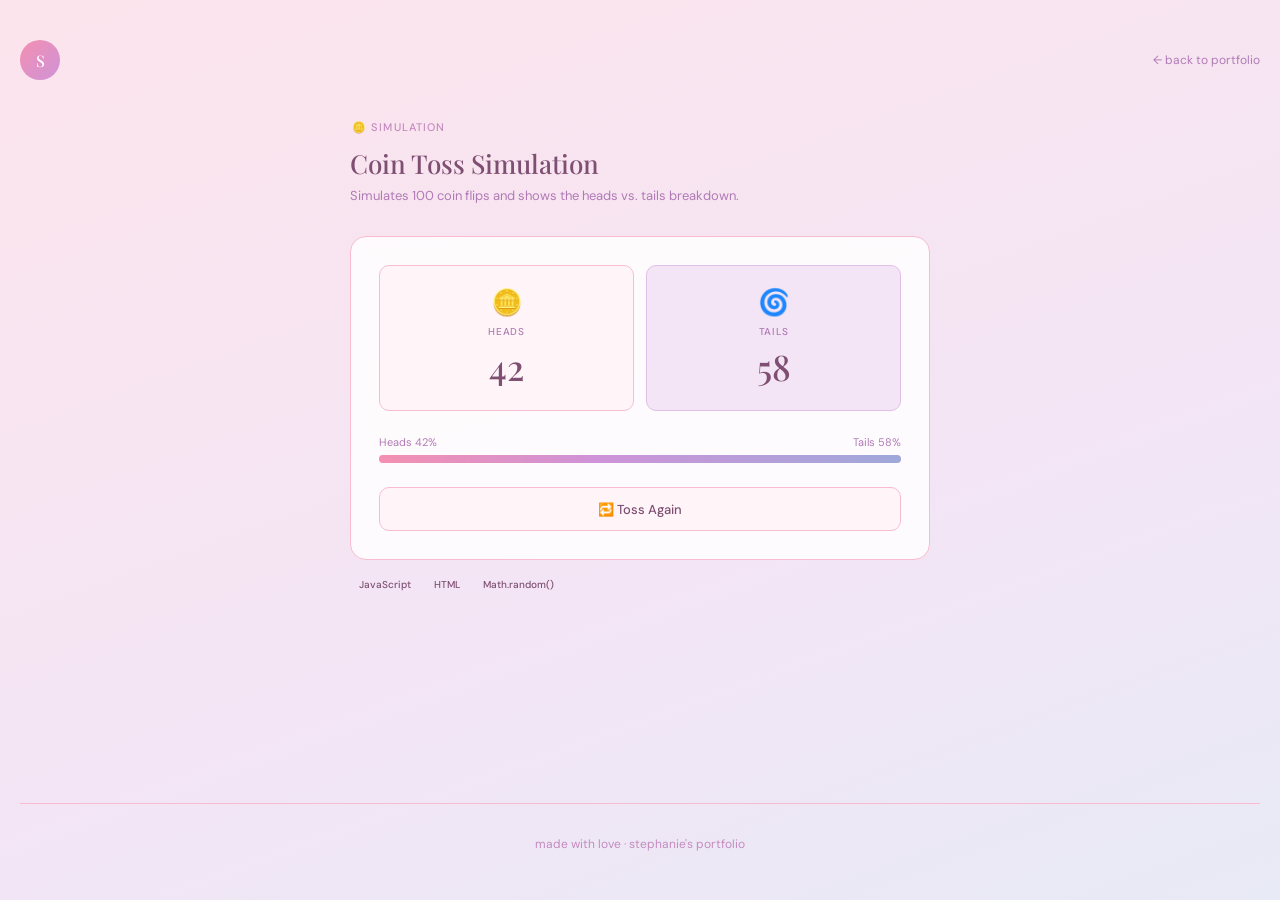
<file: coinToss.html>
<!DOCTYPE html>
<html lang="en">
<head>
  <meta charset="UTF-8">
  <meta name="viewport" content="width=device-width, initial-scale=1.0">
  <title>Coin Toss Simulation</title>
  <link rel="preconnect" href="https://fonts.googleapis.com">
  <link href="https://fonts.googleapis.com/css2?family=DM+Sans:wght@300;400;500&family=Playfair+Display:wght@400;500&display=swap" rel="stylesheet">
  <style>
    *, *::before, *::after { box-sizing: border-box; margin: 0; padding: 0; }

    :root {
      --pink-50: #fff5f8;
      --pink-100: #fce4ec;
      --pink-200: #f8bbd0;
      --pink-300: #f48fb1;
      --pink-400: #ec407a;
      --pink-text: #7e4f73;
      --pink-muted: #b07ab5;
      --pink-light: #c48bbf;
      --radius: 16px;
      --radius-sm: 10px;
    }

    body {
      font-family: 'DM Sans', sans-serif;
      background: linear-gradient(160deg, #fce4ec 0%, #f3e5f5 60%, #e8eaf6 100%);
      min-height: 100vh;
      color: var(--pink-text);
      padding: 2.5rem 1.25rem 3rem;
      display: flex;
      flex-direction: column;
    }

    /* NAV */
    nav {
      display: flex;
      align-items: center;
      justify-content: space-between;
      margin-bottom: 2.5rem;
    }
    .avatar {
      width: 40px; height: 40px; border-radius: 50%;
      background: linear-gradient(135deg, #f48fb1, #ce93d8);
      display: flex; align-items: center; justify-content: center;
      font-size: 16px; color: white; font-weight: 500;
      font-family: 'Playfair Display', serif;
      text-decoration: none;
    }
    .back-link {
      font-size: 12px;
      color: var(--pink-muted);
      text-decoration: none;
      transition: color 0.2s;
    }
    .back-link:hover { color: var(--pink-text); }

    /* MAIN */
    main {
      max-width: 580px;
      margin: 0 auto;
      width: 100%;
      flex: 1;
    }

    .section-label {
      font-size: 11px; font-weight: 500; color: var(--pink-light);
      letter-spacing: 0.1em; text-transform: uppercase;
      margin-bottom: 0.75rem; padding-left: 2px;
    }

    h1 {
      font-family: 'Playfair Display', serif;
      font-size: 26px; font-weight: 500;
      color: var(--pink-text);
      margin-bottom: 0.35rem;
    }
    .subtitle {
      font-size: 13px;
      color: var(--pink-muted);
      margin-bottom: 2rem;
    }

    /* CARD */
    .card {
      background: rgba(255,255,255,0.82);
      backdrop-filter: blur(10px);
      border: 1.5px solid var(--pink-200);
      border-radius: var(--radius);
      padding: 1.75rem;
      margin-bottom: 1rem;
      transition: border-color 0.2s;
    }
    .card:hover { border-color: var(--pink-300); }

    /* RESULT BOXES */
    .results {
      display: grid;
      grid-template-columns: 1fr 1fr;
      gap: 12px;
      margin-bottom: 1.5rem;
    }
    .result-box {
      border-radius: var(--radius-sm);
      padding: 1.25rem;
      text-align: center;
    }
    .result-box.heads {
      background: var(--pink-50);
      border: 0.5px solid var(--pink-200);
    }
    .result-box.tails {
      background: #f3e5f5;
      border: 0.5px solid #e1bee7;
    }
    .result-box .emoji { font-size: 1.6rem; margin-bottom: 0.4rem; }
    .result-box .label {
      font-size: 10px; font-weight: 500;
      text-transform: uppercase; letter-spacing: 0.08em;
      color: var(--pink-muted);
      margin-bottom: 0.3rem;
    }
    .result-box .count {
      font-family: 'Playfair Display', serif;
      font-size: 2.2rem; font-weight: 500;
      color: var(--pink-text);
    }

    /* BAR */
    .bar-wrap { margin-bottom: 1.5rem; }
    .bar-label {
      display: flex; justify-content: space-between;
      font-size: 11px; color: var(--pink-muted);
      margin-bottom: 6px;
    }
    .bar-track {
      height: 8px;
      background: var(--pink-100);
      border-radius: 99px;
      overflow: hidden;
      display: flex;
    }
    .bar-heads {
      height: 100%;
      background: linear-gradient(90deg, #f48fb1, #ce93d8);
      transition: width 0.5s ease;
    }
    .bar-tails {
      height: 100%;
      background: linear-gradient(90deg, #ce93d8, #9fa8da);
      transition: width 0.5s ease;
    }

    /* BUTTON */
    button {
      width: 100%;
      padding: 0.8rem;
      border-radius: var(--radius-sm);
      border: 0.5px solid var(--pink-200);
      background: var(--pink-50);
      color: var(--pink-text);
      font-family: 'DM Sans', sans-serif;
      font-size: 13px; font-weight: 500;
      cursor: pointer;
      transition: background 0.2s, border-color 0.2s;
    }
    button:hover {
      background: var(--pink-100);
      border-color: var(--pink-300);
    }

    /* TAGS */
    .tags { display: flex; flex-wrap: wrap; gap: 5px; }
    .tag {
      font-size: 10px; font-weight: 500; padding: 2px 9px;
      border-radius: 20px; background: #f3e5f5; color: var(--pink-text);
    }

    footer {
      text-align: center; font-size: 12px;
      color: var(--pink-light); padding-top: 2rem;
      border-top: 0.5px solid var(--pink-200);
      margin-top: 2rem;
    }

    @media (max-width: 400px) {
      .results { grid-template-columns: 1fr 1fr; }
    }
  </style>
</head>
<body>

<nav>
  <a href="https://stephanieperez1422.github.io/my-portfolio/" class="avatar">S</a>
  <a href="https://stephanieperez1422.github.io/my-portfolio/" class="back-link">← back to portfolio</a>
</nav>

<main>
  <p class="section-label">🪙 simulation</p>
  <h1>Coin Toss Simulation</h1>
  <p class="subtitle">Simulates 100 coin flips and shows the heads vs. tails breakdown.</p>

  <div class="card">
    <div class="results">
      <div class="result-box heads">
        <div class="emoji">🪙</div>
        <div class="label">Heads</div>
        <div class="count" id="heads-count">—</div>
      </div>
      <div class="result-box tails">
        <div class="emoji">🌀</div>
        <div class="label">Tails</div>
        <div class="count" id="tails-count">—</div>
      </div>
    </div>

    <div class="bar-wrap">
      <div class="bar-label">
        <span id="heads-pct">Heads —%</span>
        <span id="tails-pct">Tails —%</span>
      </div>
      <div class="bar-track">
        <div class="bar-heads" id="bar-heads" style="width:50%"></div>
        <div class="bar-tails" id="bar-tails" style="width:50%"></div>
      </div>
    </div>

    <button onclick="runToss()">🔁 Toss Again</button>
  </div>

  <div class="tags">
    <span class="tag">JavaScript</span>
    <span class="tag">HTML</span>
    <span class="tag">Math.random()</span>
  </div>
</main>

<footer>made with love · stephanie's portfolio</footer>

<script>
  function runToss() {
    let heads = 0, tails = 0;
    for (let i = 0; i < 100; i++) {
      Math.floor(Math.random() * 2) === 0 ? heads++ : tails++;
    }
    document.getElementById('heads-count').textContent = heads;
    document.getElementById('tails-count').textContent = tails;
    document.getElementById('bar-heads').style.width = heads + '%';
    document.getElementById('bar-tails').style.width = tails + '%';
    document.getElementById('heads-pct').textContent = `Heads ${heads}%`;
    document.getElementById('tails-pct').textContent = `Tails ${tails}%`;
  }

  runToss();
</script>

</body>
</html>
</file>
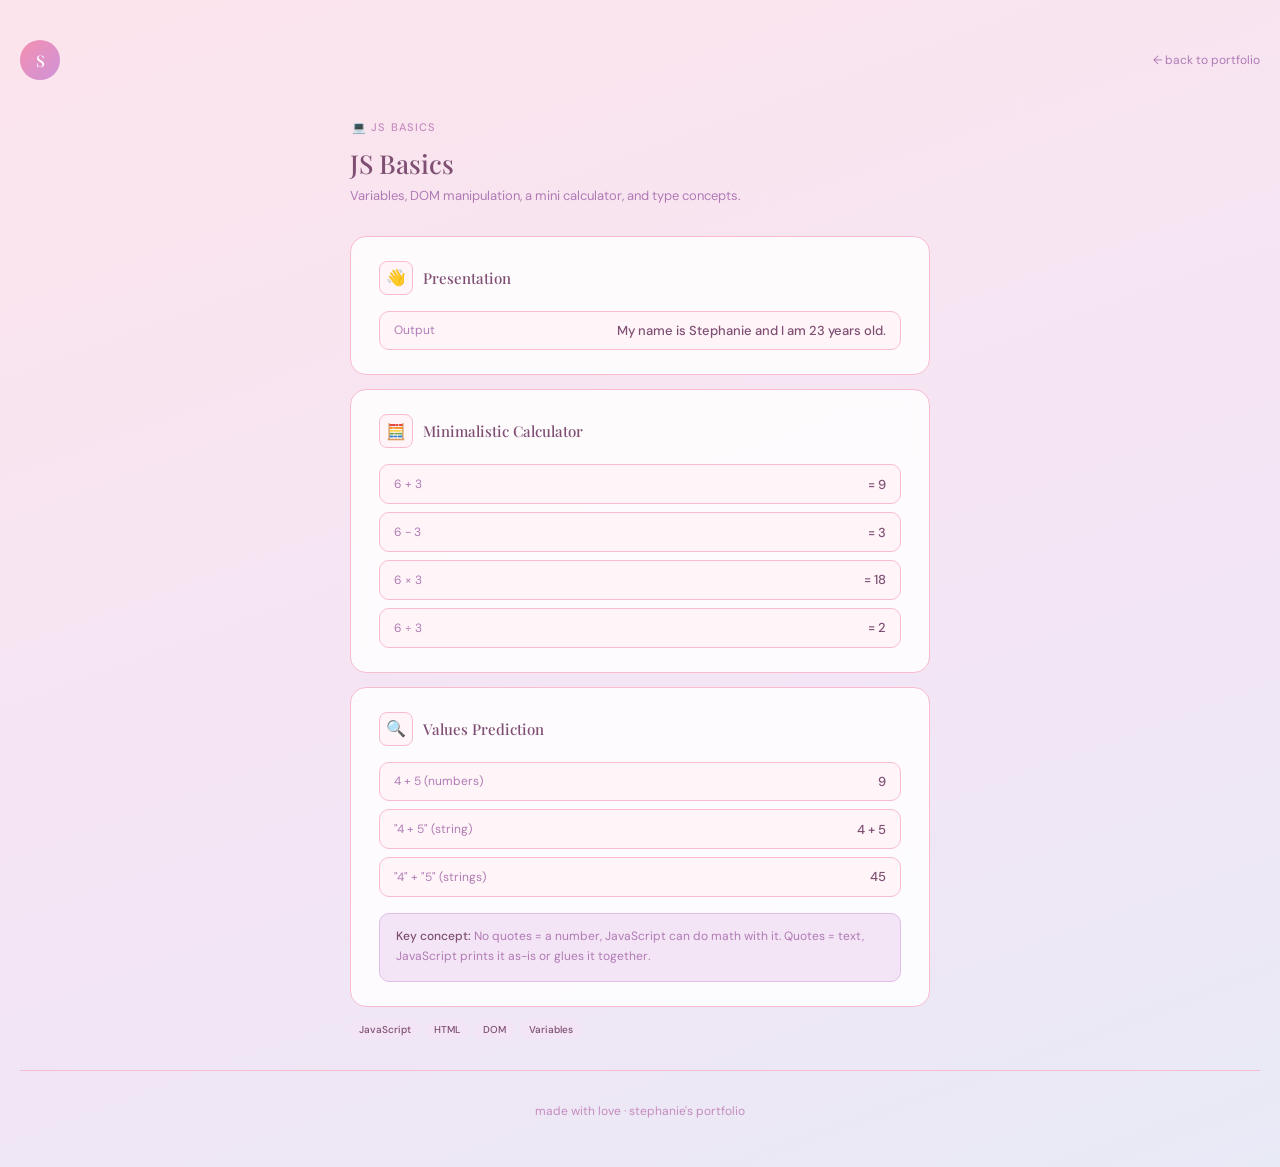
<file: jsBasics.html>
<!DOCTYPE html>
<html lang="en">
<head>
  <meta charset="UTF-8">
  <meta name="viewport" content="width=device-width, initial-scale=1.0">
  <title>JS Basics</title>
  <link rel="preconnect" href="https://fonts.googleapis.com">
  <link href="https://fonts.googleapis.com/css2?family=DM+Sans:wght@300;400;500&family=Playfair+Display:wght@400;500&display=swap" rel="stylesheet">
  <style>
    *, *::before, *::after { box-sizing: border-box; margin: 0; padding: 0; }

    :root {
      --pink-50: #fff5f8;
      --pink-100: #fce4ec;
      --pink-200: #f8bbd0;
      --pink-300: #f48fb1;
      --pink-text: #7e4f73;
      --pink-muted: #b07ab5;
      --pink-light: #c48bbf;
      --radius: 16px;
      --radius-sm: 10px;
    }

    body {
      font-family: 'DM Sans', sans-serif;
      background: linear-gradient(160deg, #fce4ec 0%, #f3e5f5 60%, #e8eaf6 100%);
      min-height: 100vh;
      color: var(--pink-text);
      padding: 2.5rem 1.25rem 3rem;
      display: flex;
      flex-direction: column;
    }

    /* NAV */
    nav {
      display: flex;
      align-items: center;
      justify-content: space-between;
      margin-bottom: 2.5rem;
    }
    .avatar {
      width: 40px; height: 40px; border-radius: 50%;
      background: linear-gradient(135deg, #f48fb1, #ce93d8);
      display: flex; align-items: center; justify-content: center;
      font-size: 16px; color: white; font-weight: 500;
      font-family: 'Playfair Display', serif;
      text-decoration: none;
    }
    .back-link {
      font-size: 12px;
      color: var(--pink-muted);
      text-decoration: none;
      transition: color 0.2s;
    }
    .back-link:hover { color: var(--pink-text); }

    /* MAIN */
    main {
      max-width: 580px;
      margin: 0 auto;
      width: 100%;
      flex: 1;
    }

    .section-label {
      font-size: 11px; font-weight: 500; color: var(--pink-light);
      letter-spacing: 0.1em; text-transform: uppercase;
      margin-bottom: 0.75rem; padding-left: 2px;
    }

    h1 {
      font-family: 'Playfair Display', serif;
      font-size: 26px; font-weight: 500;
      color: var(--pink-text);
      margin-bottom: 0.35rem;
    }
    .subtitle {
      font-size: 13px;
      color: var(--pink-muted);
      margin-bottom: 2rem;
    }

    /* CARDS */
    .card {
      background: rgba(255,255,255,0.82);
      backdrop-filter: blur(10px);
      border: 1.5px solid var(--pink-200);
      border-radius: var(--radius);
      padding: 1.5rem 1.75rem;
      margin-bottom: 14px;
      transition: border-color 0.2s;
    }
    .card:hover { border-color: var(--pink-300); }

    .card-header {
      display: flex;
      align-items: center;
      gap: 0.6rem;
      margin-bottom: 1rem;
    }
    .card-icon {
      width: 34px; height: 34px; border-radius: 8px;
      background: var(--pink-50);
      border: 0.5px solid var(--pink-200);
      display: flex; align-items: center; justify-content: center;
      font-size: 16px; flex-shrink: 0;
    }
    .card-title {
      font-family: 'Playfair Display', serif;
      font-size: 15px; font-weight: 500;
      color: var(--pink-text);
    }

    /* OUTPUT ROWS */
    .output-row {
      display: flex;
      align-items: center;
      justify-content: space-between;
      padding: 0.65rem 0.9rem;
      border-radius: var(--radius-sm);
      background: var(--pink-50);
      border: 0.5px solid var(--pink-200);
      margin-bottom: 8px;
      font-size: 13px;
    }
    .output-row:last-child { margin-bottom: 0; }
    .output-label { color: var(--pink-muted); font-size: 12px; }
    .output-value { font-weight: 500; color: var(--pink-text); }

    /* CONCEPT NOTE */
    .concept {
      margin-top: 1rem;
      padding: 0.85rem 1rem;
      border-radius: var(--radius-sm);
      background: #f3e5f5;
      border: 0.5px solid #e1bee7;
      font-size: 12px;
      color: var(--pink-muted);
      line-height: 1.65;
    }
    .concept strong { color: var(--pink-text); font-weight: 500; }

    /* TAGS */
    .tags { display: flex; flex-wrap: wrap; gap: 5px; margin-top: 4px; }
    .tag {
      font-size: 10px; font-weight: 500; padding: 2px 9px;
      border-radius: 20px; background: #f3e5f5; color: var(--pink-text);
    }

    footer {
      text-align: center; font-size: 12px;
      color: var(--pink-light); padding-top: 2rem;
      border-top: 0.5px solid var(--pink-200);
      margin-top: 2rem;
    }
  </style>
</head>
<body>

<nav>
  <a href="https://stephanieperez1422.github.io/my-portfolio/" class="avatar">S</a>
  <a href="https://stephanieperez1422.github.io/my-portfolio/" class="back-link">← back to portfolio</a>
</nav>

<main>
  <p class="section-label">💻 js basics</p>
  <h1>JS Basics</h1>
  <p class="subtitle">Variables, DOM manipulation, a mini calculator, and type concepts.</p>

  <!-- Presentation -->
  <div class="card">
    <div class="card-header">
      <div class="card-icon">👋</div>
      <div class="card-title">Presentation</div>
    </div>
    <div class="output-row">
      <span class="output-label">Output</span>
      <span class="output-value" id="presentation"></span>
    </div>
  </div>

  <!-- Calculator -->
  <div class="card">
    <div class="card-header">
      <div class="card-icon">🧮</div>
      <div class="card-title">Minimalistic Calculator</div>
    </div>
    <div id="calculator-rows"></div>
  </div>

  <!-- Values Prediction -->
  <div class="card">
    <div class="card-header">
      <div class="card-icon">🔍</div>
      <div class="card-title">Values Prediction</div>
    </div>
    <div id="values-rows"></div>
    <div class="concept">
      <strong>Key concept:</strong> No quotes = a number, JavaScript can do math with it.
      Quotes = text, JavaScript prints it as-is or glues it together.
    </div>
  </div>

  <div class="tags">
    <span class="tag">JavaScript</span>
    <span class="tag">HTML</span>
    <span class="tag">DOM</span>
    <span class="tag">Variables</span>
  </div>
</main>

<footer>made with love · stephanie's portfolio</footer>

<script>
  // Presentation
  let name = "Stephanie";
  let age = 23;
  document.getElementById("presentation").textContent =
    "My name is " + name + " and I am " + age + " years old.";

  // Calculator
  const calcRows = [
    ["6 + 3", 6 + 3],
    ["6 - 3", 6 - 3],
    ["6 × 3", 6 * 3],
    ["6 ÷ 3", 6 / 3],
  ];
  const calcContainer = document.getElementById("calculator-rows");
  calcRows.forEach(([label, value]) => {
    calcContainer.innerHTML += `
      <div class="output-row">
        <span class="output-label">${label}</span>
        <span class="output-value">= ${value}</span>
      </div>`;
  });

  // Values Prediction
  const valRows = [
    ["4 + 5 (numbers)", 4 + 5],
    ['"4 + 5" (string)', "4 + 5"],
    ['"4" + "5" (strings)', "4" + "5"],
  ];
  const valContainer = document.getElementById("values-rows");
  valRows.forEach(([label, value]) => {
    valContainer.innerHTML += `
      <div class="output-row">
        <span class="output-label">${label}</span>
        <span class="output-value">${value}</span>
      </div>`;
  });
</script>

</body>
</html>
</file>
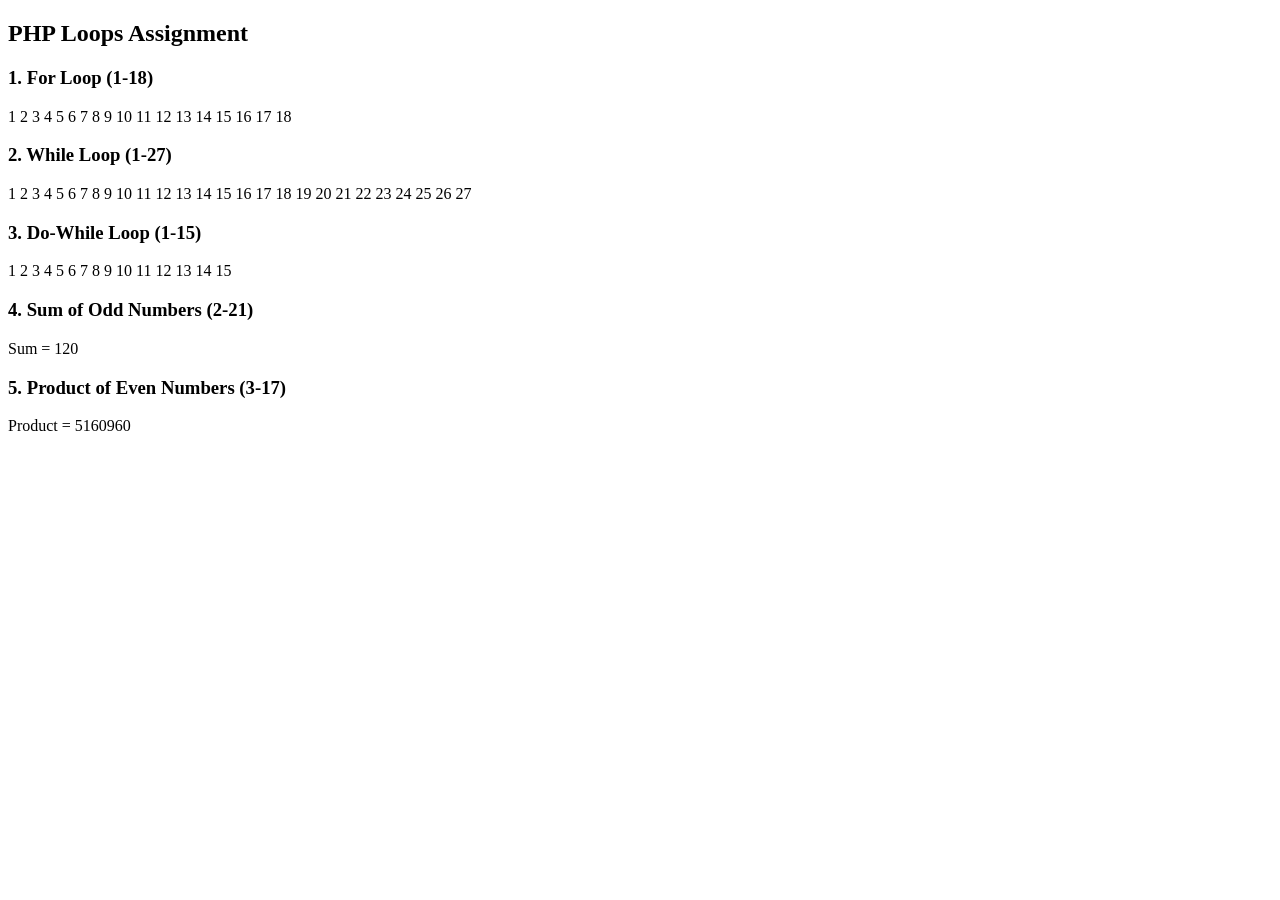
<file: loops.html>
<!DOCTYPE html>
<html>
<body>

<h2>PHP Loops Assignment</h2>

<script>

// ========== 1) FOR LOOP (1 to 18) ==========
// A for loop is used when you know how many times to repeat
// for(start; condition; increment)

document.write("<h3>1. For Loop (1-18)</h3>");

for(let i = 1; i <= 18; i++) {
    // let i = 1 → starting point
    // i <= 18 → keep going until i reaches 18
    // i++ → add 1 each time
    document.write(i + " ");
}

// ========== 2) WHILE LOOP (1 to 27) ==========
// A while loop runs AS LONG AS the condition is true
// Use this when you don't know exactly how many times to repeat

document.write("<h3>2. While Loop (1-27)</h3>");

let i = 1; // start value

while (i <= 27) {
    document.write(i + " ");
    i++; // Very important → without this it loops forever!
}

// ========== 3) DO-WHILE LOOP (1 to 15) ==========
// Runs the code FIRST, then checks the condition
// Difference from while → this always runs at least once

document.write("<h3>3. Do-While Loop (1-15)</h3>");

let j = 1; // using j instead of i because i is already declared above

do {
    document.write(j + " ");
    j++;
} while (j <= 15);

// ========== 4) SUM OF ODD NUMBERS (2 to 21) ==========
// We loop through 2 to 21 and only add the ODD numbers
// % is called modulus → gives you the REMAINDER of division
// Example: 7 % 2 = 1 (remainder) → odd!
// Example: 6 % 2 = 0 (no remainder) → even!

document.write("<h3>4. Sum of Odd Numbers (2-21)</h3>");

let sum = 0; // start total at 0

for (let k = 2; k <= 21; k++) {
    if (k % 2 != 0) { // if remainder is NOT 0 → it's odd
        sum += k; // same as: sum = sum + k
    }
}

document.write("Sum = " + sum);

// ========== 5) PRODUCT OF EVEN NUMBERS (3 to 17) ==========
// We loop through 3 to 17 and only MULTIPLY the EVEN numbers
// Start product at 1, NOT 0 → because anything x 0 = 0!

document.write("<h3>5. Product of Even Numbers (3-17)</h3>");

let product = 1;

for (let m = 3; m <= 17; m++) {
    if (m % 2 == 0) { // if remainder IS 0 → it's even
        product *= m; // same as: product = product * m
    }
}

document.write("Product = " + product);

</script>

</body>
</html>
</file>
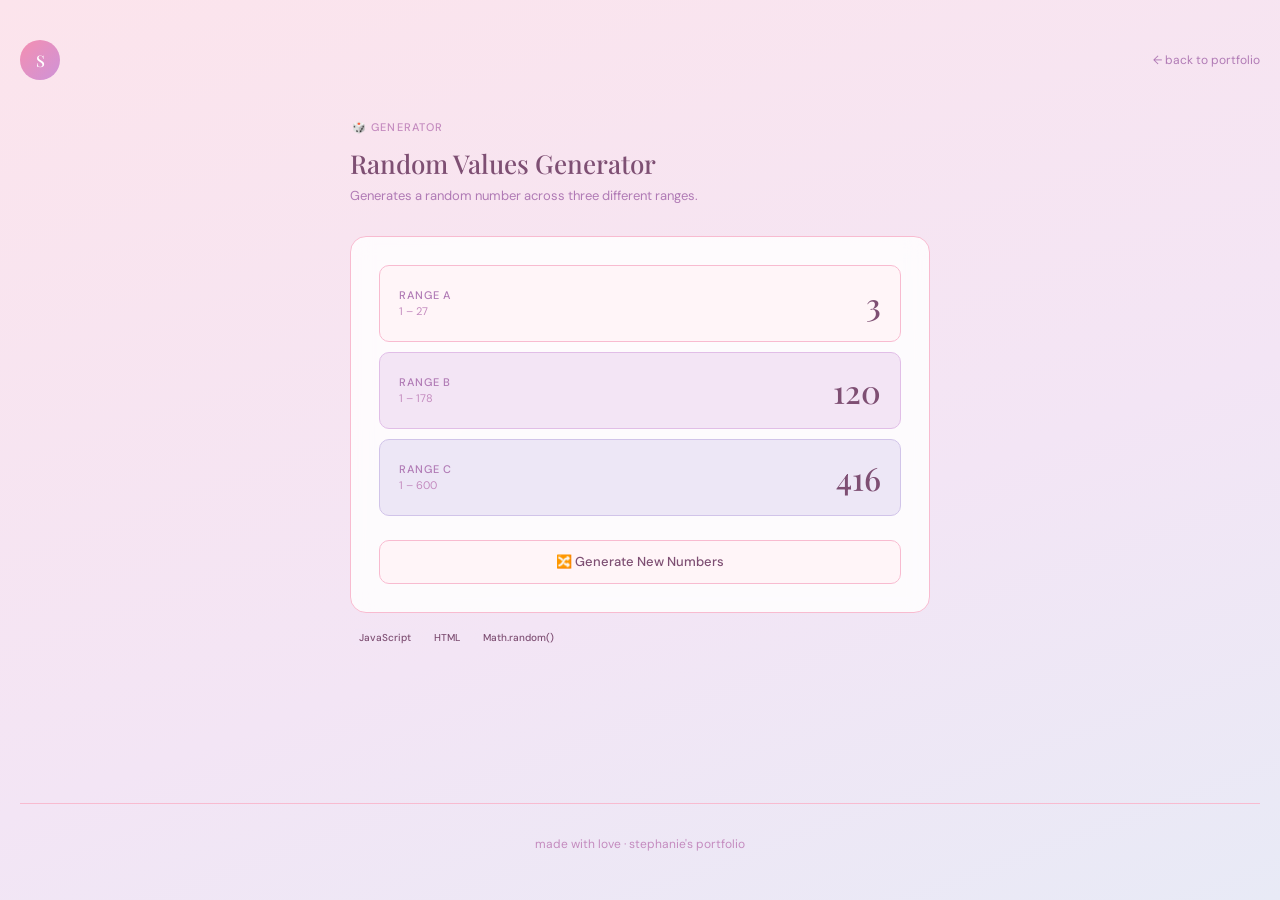
<file: randomValues.html>
<!DOCTYPE html>
<html lang="en">
<head>
  <meta charset="UTF-8">
  <meta name="viewport" content="width=device-width, initial-scale=1.0">
  <title>Random Values Generator</title>
  <link rel="preconnect" href="https://fonts.googleapis.com">
  <link href="https://fonts.googleapis.com/css2?family=DM+Sans:wght@300;400;500&family=Playfair+Display:wght@400;500&display=swap" rel="stylesheet">
  <style>
    *, *::before, *::after { box-sizing: border-box; margin: 0; padding: 0; }

    :root {
      --pink-50: #fff5f8;
      --pink-100: #fce4ec;
      --pink-200: #f8bbd0;
      --pink-300: #f48fb1;
      --pink-text: #7e4f73;
      --pink-muted: #b07ab5;
      --pink-light: #c48bbf;
      --radius: 16px;
      --radius-sm: 10px;
    }

    body {
      font-family: 'DM Sans', sans-serif;
      background: linear-gradient(160deg, #fce4ec 0%, #f3e5f5 60%, #e8eaf6 100%);
      min-height: 100vh;
      color: var(--pink-text);
      padding: 2.5rem 1.25rem 3rem;
      display: flex;
      flex-direction: column;
    }

    /* NAV */
    nav {
      display: flex;
      align-items: center;
      justify-content: space-between;
      margin-bottom: 2.5rem;
    }
    .avatar {
      width: 40px; height: 40px; border-radius: 50%;
      background: linear-gradient(135deg, #f48fb1, #ce93d8);
      display: flex; align-items: center; justify-content: center;
      font-size: 16px; color: white; font-weight: 500;
      font-family: 'Playfair Display', serif;
      text-decoration: none;
    }
    .back-link {
      font-size: 12px;
      color: var(--pink-muted);
      text-decoration: none;
      transition: color 0.2s;
    }
    .back-link:hover { color: var(--pink-text); }

    /* MAIN */
    main {
      max-width: 580px;
      margin: 0 auto;
      width: 100%;
      flex: 1;
    }

    .section-label {
      font-size: 11px; font-weight: 500; color: var(--pink-light);
      letter-spacing: 0.1em; text-transform: uppercase;
      margin-bottom: 0.75rem; padding-left: 2px;
    }

    h1 {
      font-family: 'Playfair Display', serif;
      font-size: 26px; font-weight: 500;
      color: var(--pink-text);
      margin-bottom: 0.35rem;
    }
    .subtitle {
      font-size: 13px;
      color: var(--pink-muted);
      margin-bottom: 2rem;
    }

    /* CARD */
    .card {
      background: rgba(255,255,255,0.82);
      backdrop-filter: blur(10px);
      border: 1.5px solid var(--pink-200);
      border-radius: var(--radius);
      padding: 1.75rem;
      margin-bottom: 1rem;
      transition: border-color 0.2s;
    }
    .card:hover { border-color: var(--pink-300); }

    /* NUMBER ROWS */
    .number-list {
      display: flex;
      flex-direction: column;
      gap: 10px;
      margin-bottom: 1.5rem;
    }
    .number-row {
      display: flex;
      align-items: center;
      justify-content: space-between;
      padding: 1rem 1.2rem;
      border-radius: var(--radius-sm);
      border: 0.5px solid var(--pink-200);
    }
    .number-row.r1 { background: var(--pink-50); }
    .number-row.r2 { background: #f3e5f5; border-color: #e1bee7; }
    .number-row.r3 { background: #ede7f6; border-color: #d1c4e9; }

    .row-info .row-label {
      font-size: 11px; font-weight: 500;
      text-transform: uppercase; letter-spacing: 0.08em;
      color: var(--pink-muted);
      margin-bottom: 2px;
    }
    .row-info .row-range {
      font-size: 11px;
      color: var(--pink-light);
    }
    .row-value {
      font-family: 'Playfair Display', serif;
      font-size: 2rem; font-weight: 500;
      color: var(--pink-text);
    }

    /* BUTTON */
    button {
      width: 100%;
      padding: 0.8rem;
      border-radius: var(--radius-sm);
      border: 0.5px solid var(--pink-200);
      background: var(--pink-50);
      color: var(--pink-text);
      font-family: 'DM Sans', sans-serif;
      font-size: 13px; font-weight: 500;
      cursor: pointer;
      transition: background 0.2s, border-color 0.2s;
    }
    button:hover {
      background: var(--pink-100);
      border-color: var(--pink-300);
    }

    /* TAGS */
    .tags { display: flex; flex-wrap: wrap; gap: 5px; }
    .tag {
      font-size: 10px; font-weight: 500; padding: 2px 9px;
      border-radius: 20px; background: #f3e5f5; color: var(--pink-text);
    }

    footer {
      text-align: center; font-size: 12px;
      color: var(--pink-light); padding-top: 2rem;
      border-top: 0.5px solid var(--pink-200);
      margin-top: 2rem;
    }
  </style>
</head>
<body>

<nav>
  <a href="https://stephanieperez1422.github.io/my-portfolio/" class="avatar">S</a>
  <a href="https://stephanieperez1422.github.io/my-portfolio/" class="back-link">← back to portfolio</a>
</nav>

<main>
  <p class="section-label">🎲 generator</p>
  <h1>Random Values Generator</h1>
  <p class="subtitle">Generates a random number across three different ranges.</p>

  <div class="card">
    <div class="number-list">
      <div class="number-row r1">
        <div class="row-info">
          <div class="row-label">Range A</div>
          <div class="row-range">1 – 27</div>
        </div>
        <div class="row-value" id="num1">—</div>
      </div>
      <div class="number-row r2">
        <div class="row-info">
          <div class="row-label">Range B</div>
          <div class="row-range">1 – 178</div>
        </div>
        <div class="row-value" id="num2">—</div>
      </div>
      <div class="number-row r3">
        <div class="row-info">
          <div class="row-label">Range C</div>
          <div class="row-range">1 – 600</div>
        </div>
        <div class="row-value" id="num3">—</div>
      </div>
    </div>

    <button onclick="generate()">🔀 Generate New Numbers</button>
  </div>

  <div class="tags">
    <span class="tag">JavaScript</span>
    <span class="tag">HTML</span>
    <span class="tag">Math.random()</span>
  </div>
</main>

<footer>made with love · stephanie's portfolio</footer>

<script>
  function generate() {
    document.getElementById('num1').textContent = Math.floor(Math.random() * 27) + 1;
    document.getElementById('num2').textContent = Math.floor(Math.random() * 178) + 1;
    document.getElementById('num3').textContent = Math.floor(Math.random() * 600) + 1;
  }

  generate();
</script>

</body>
</html>
</file>
